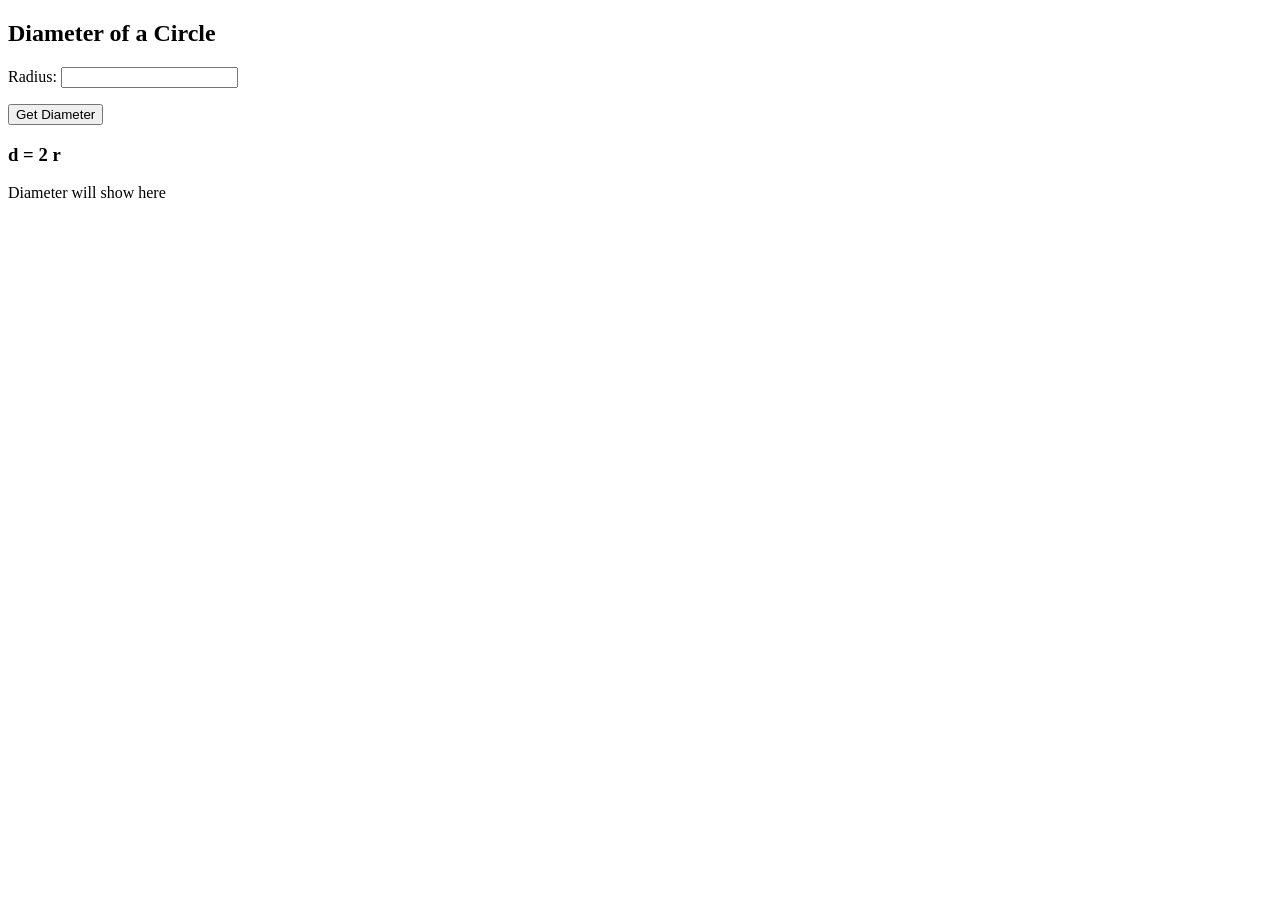
<file: calculator.html>
<!DOCTYPE html>
<html>
<head>
  <title>Diameter Formulas</title>
<script>

  function DiameterCircle(){

    let radius = document.getElementById("radiusInput").value;
    let diameter = 2 * radius;
    document.getElementById("demo").innerHTML = "Diameter:" + diameter;
  }
</script>
</head>
<body>
  <h2>Diameter of a Circle</h2>
  <p>Radius: <input type="text" id = "radiusInput"></p>
  <button type="button" onclick="DiameterCircle()"> Get Diameter</button>

  <h3>d = 2 r</h3>
  <p id="demo"> Diameter will show here</p>
</body>
</html>
</file>
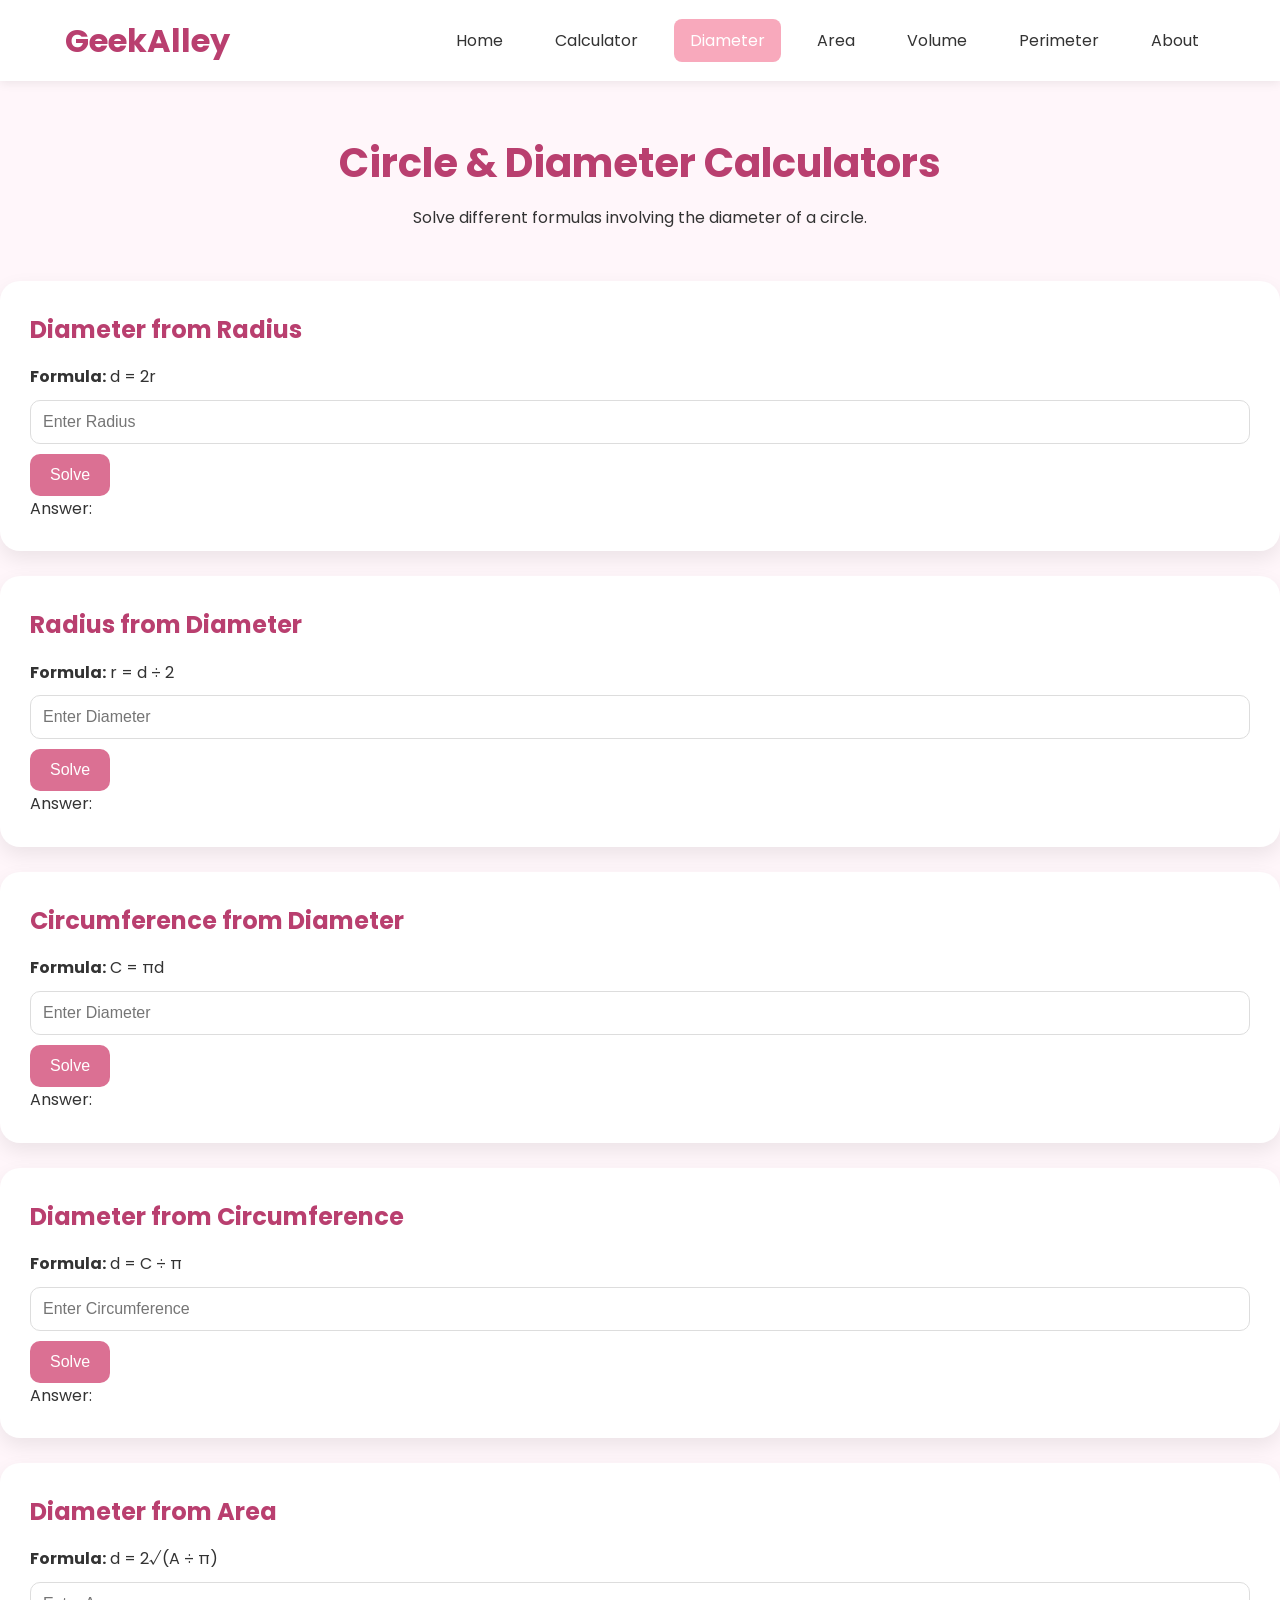
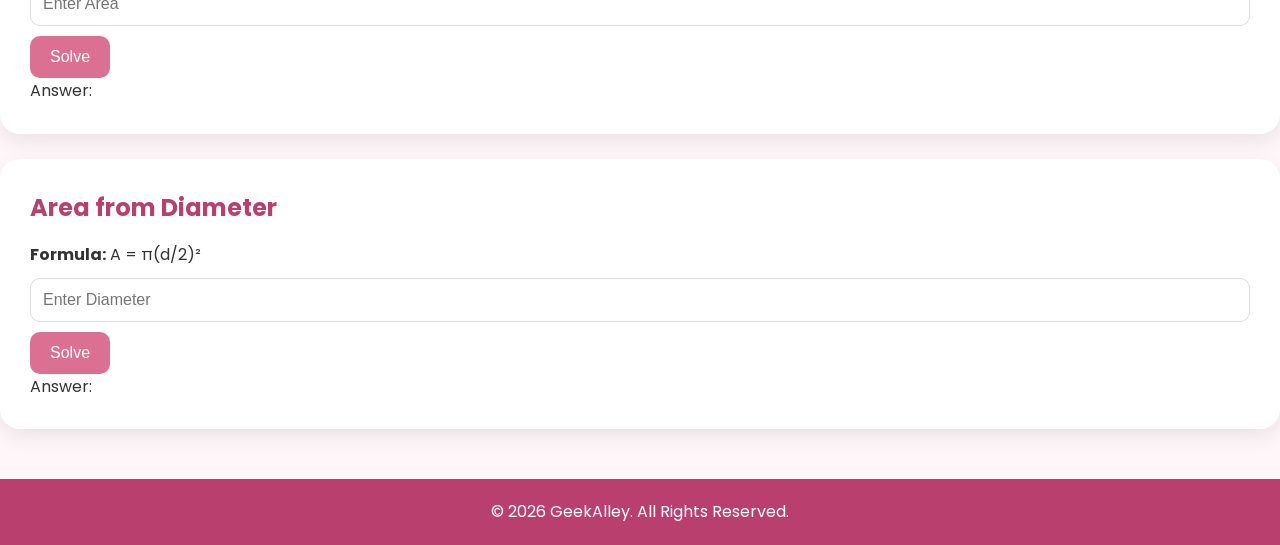
<file: diameter.html>
<!DOCTYPE html>
<html lang="en">
<head>
    <meta charset="UTF-8">
    <meta name="viewport" content="width=device-width, initial-scale=1.0">
    <title>GeekAlley | Diameter</title>

    <link rel="stylesheet" href="style.css">
</head>
<body>

<header>
    <nav class="navbar">

        <div class="logo">
            GeekAlley
        </div>

        <ul class="nav-links">
            <li><a href="index.html">Home</a></li>
            <li><a href="calculator.html">Calculator</a></li>
            <li><a href="diameter.html" class="active">Diameter</a></li>
            <li><a href="area.html">Area</a></li>
            <li><a href="volume.html">Volume</a></li>
            <li><a href="perimeter.html">Perimeter</a></li>
            <li><a href="about.html">About</a></li>
        </ul>

    </nav>
</header>

<section class="page-title">

    <h1>Circle & Diameter Calculators</h1>

    <p>
        Solve different formulas involving the diameter of a circle.
    </p>

</section>

<div class="calculator-grid">

    <!-- Diameter from Radius -->
    <div class="card">

        <h2>Diameter from Radius</h2>

        <p><strong>Formula:</strong> d = 2r</p>

        <input
            type="number"
            id="radiusDiameter"
            placeholder="Enter Radius">

        <button onclick="diameterFromRadius()">
            Solve
        </button>

        <p id="diameterRadiusResult">Answer:</p>

    </div>

    <!-- Radius from Diameter -->
    <div class="card">

        <h2>Radius from Diameter</h2>

        <p><strong>Formula:</strong> r = d ÷ 2</p>

        <input
            type="number"
            id="diameterRadius"
            placeholder="Enter Diameter">

        <button onclick="radiusFromDiameter()">
            Solve
        </button>

        <p id="radiusResult">Answer:</p>

    </div>

    <!-- Circumference from Diameter -->
    <div class="card">

        <h2>Circumference from Diameter</h2>

        <p><strong>Formula:</strong> C = πd</p>

        <input
            type="number"
            id="circleDiameter"
            placeholder="Enter Diameter">

        <button onclick="circumferenceFromDiameter()">
            Solve
        </button>

        <p id="circumferenceResult">Answer:</p>

    </div>

    <!-- Diameter from Circumference -->
    <div class="card">

        <h2>Diameter from Circumference</h2>

        <p><strong>Formula:</strong> d = C ÷ π</p>

        <input
            type="number"
            id="circleCircumference"
            placeholder="Enter Circumference">

        <button onclick="diameterFromCircumference()">
            Solve
        </button>

        <p id="diameterCircResult">Answer:</p>

    </div>

    <!-- Diameter from Area -->
    <div class="card">

        <h2>Diameter from Area</h2>

        <p><strong>Formula:</strong> d = 2√(A ÷ π)</p>

        <input
            type="number"
            id="circleArea"
            placeholder="Enter Area">

        <button onclick="diameterFromArea()">
            Solve
        </button>

        <p id="diameterAreaResult">Answer:</p>

    </div>

    <!-- Area from Diameter -->
    <div class="card">

        <h2>Area from Diameter</h2>

        <p><strong>Formula:</strong> A = π(d/2)²</p>

        <input
            type="number"
            id="diameterArea"
            placeholder="Enter Diameter">

        <button onclick="areaFromDiameter()">
            Solve
        </button>

        <p id="areaDiameterResult">Answer:</p>

    </div>

</div>

<footer>

    <p>
        &copy; 2026 GeekAlley. All Rights Reserved.
    </p>

</footer>

<script src="script.js"></script>

</body>
</html>
</file>
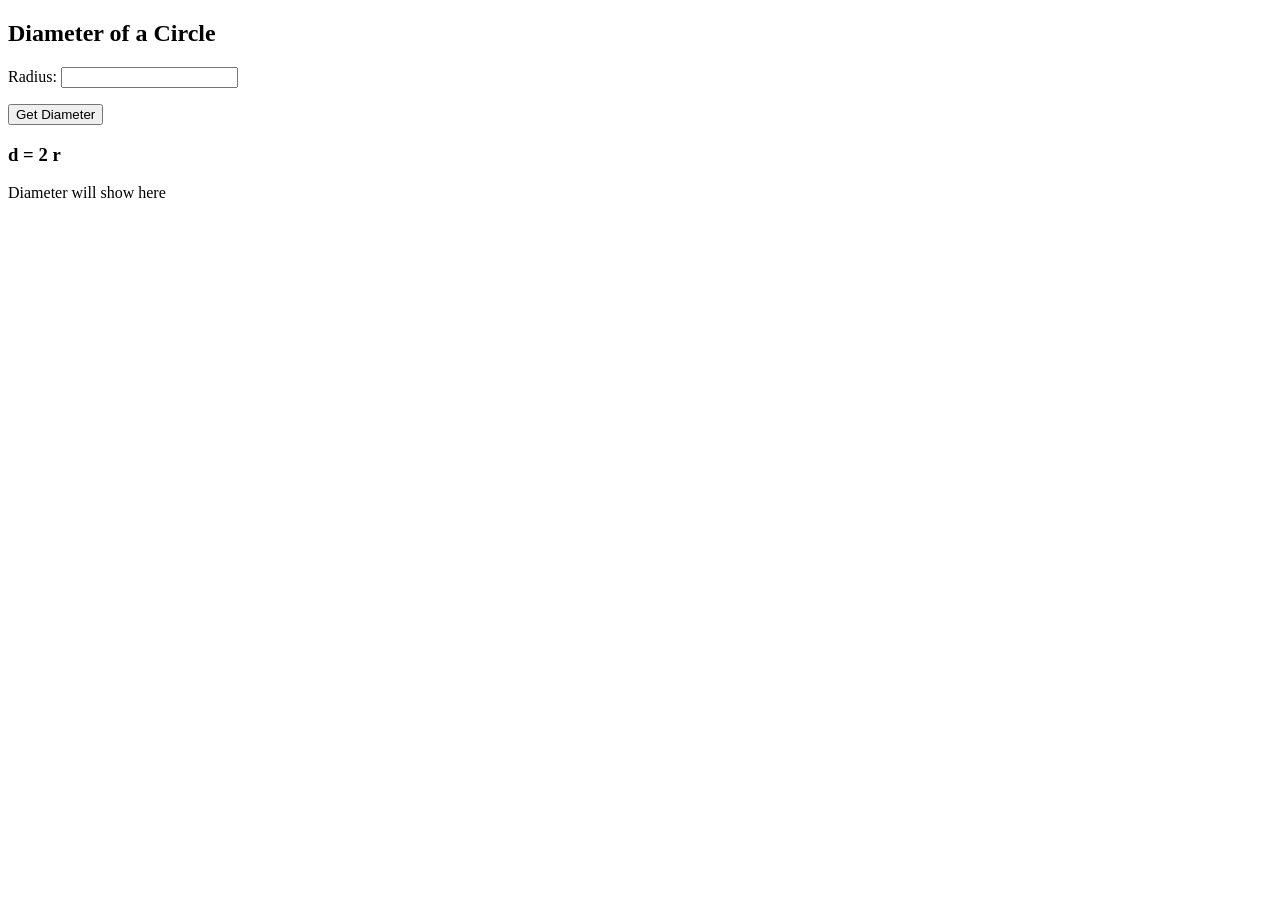
<file: diametercircle.html>
<!DOCTYPE html>
<html>
<head>
  <title>Diameter Formulas</title>
<script>

  function DiameterCircle(){

    let radius = document.getElementById("radiusInput").value;
    let diameter = 2 * radius;
    document.getElementById("demo").innerHTML = "Diameter:" + diameter;
  }
</script>
</head>
<body>
  <h2>Diameter of a Circle</h2>
  <p>Radius: <input type="text" id = "radiusInput"></p>
  <button type="button" onclick="DiameterCircle()"> Get Diameter</button>

  <h3>d = 2 r</h3>
  <p id="demo"> Diameter will show here</p>
</body>
</html>
</file>
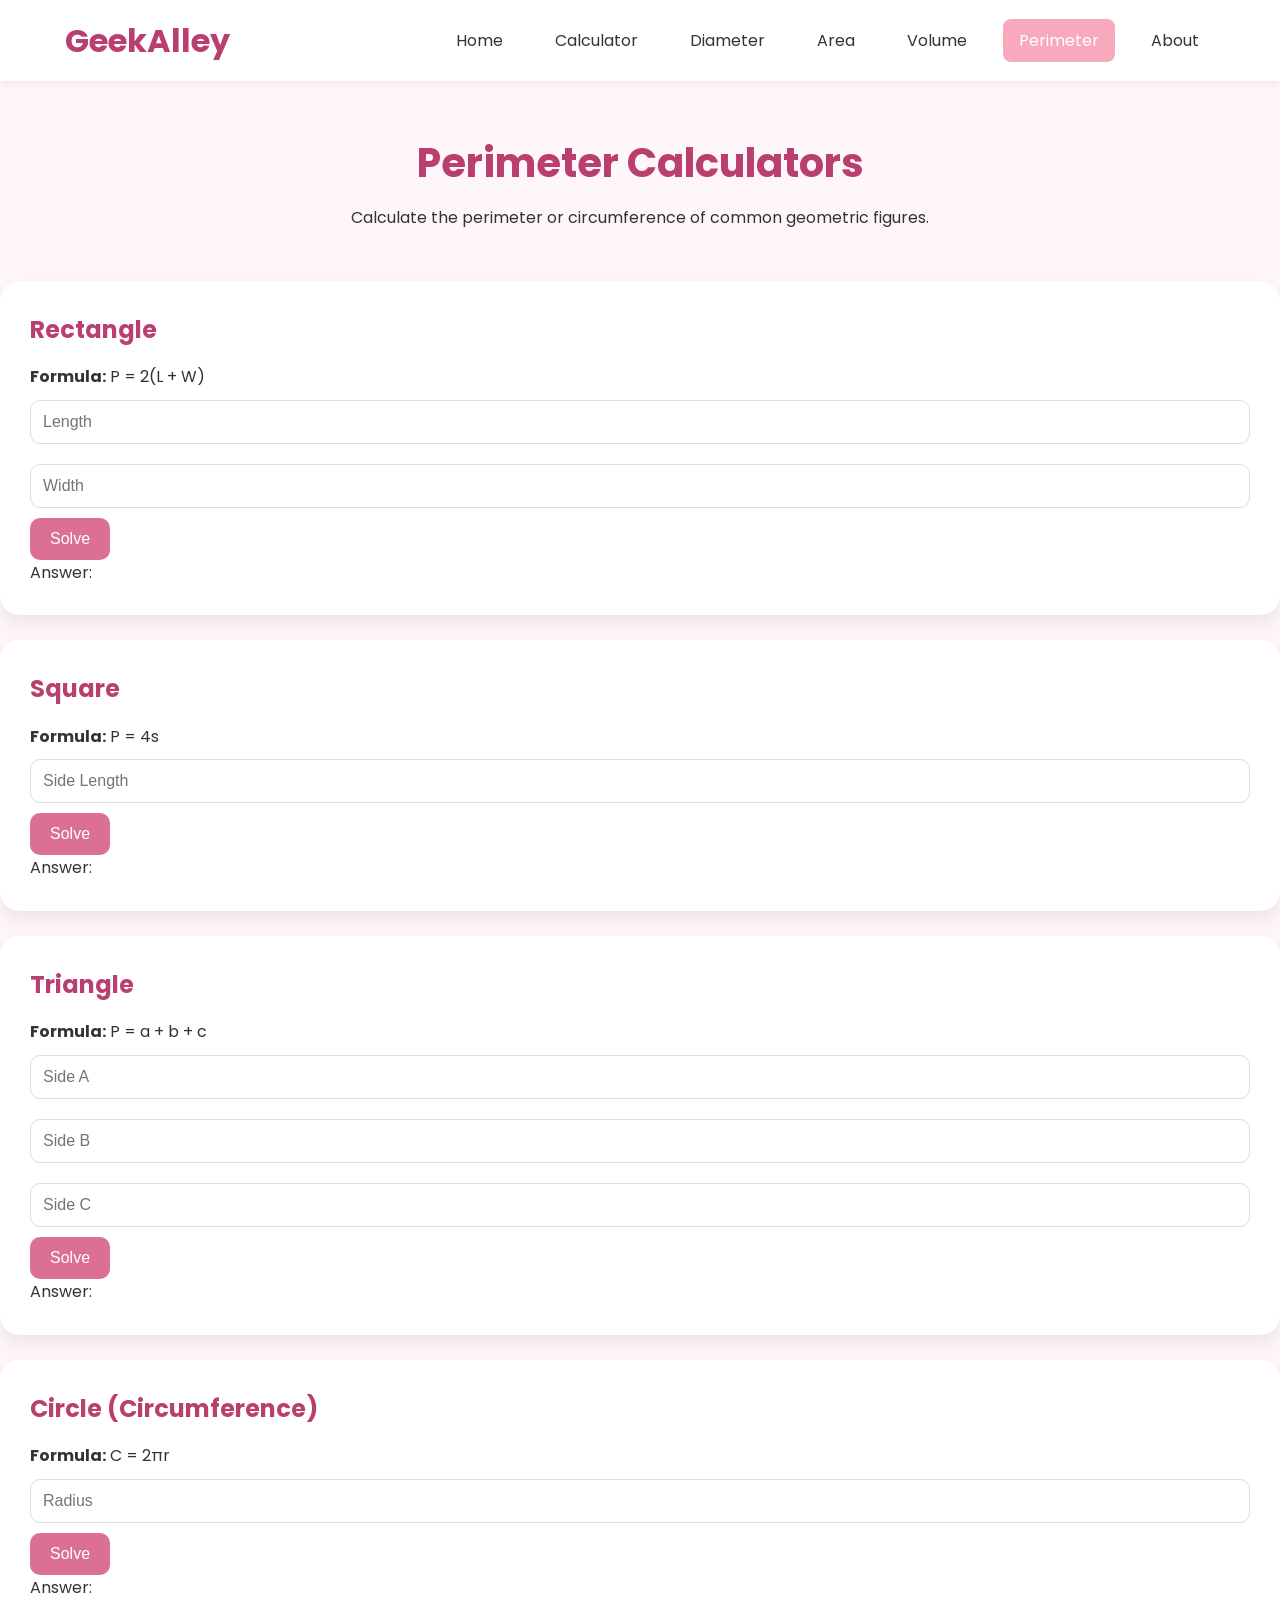
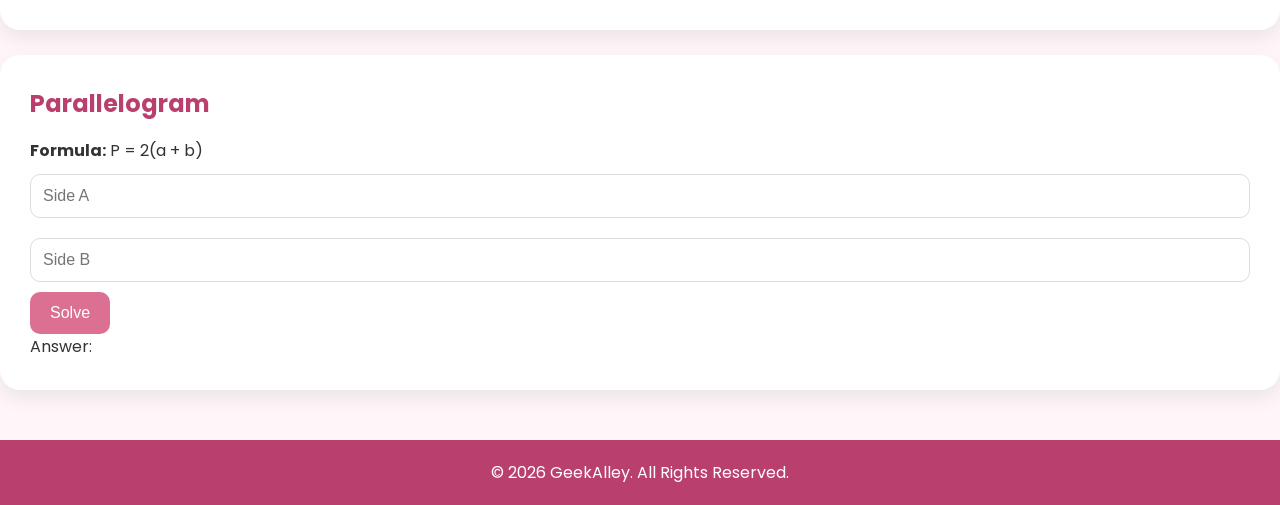
<file: perimeter.html>
<!DOCTYPE html>
<html lang="en">
<head>
    <meta charset="UTF-8">
    <meta name="viewport" content="width=device-width, initial-scale=1.0">
    <title>GeekAlley | Perimeter</title>

    <link rel="stylesheet" href="style.css">
</head>
<body>

<header>

    <nav class="navbar">

        <div class="logo">
            GeekAlley
        </div>

        <ul class="nav-links">
            <li><a href="index.html">Home</a></li>
            <li><a href="calculator.html">Calculator</a></li>
            <li><a href="diameter.html">Diameter</a></li>
            <li><a href="area.html">Area</a></li>
            <li><a href="volume.html">Volume</a></li>
            <li><a href="perimeter.html" class="active">Perimeter</a></li>
            <li><a href="about.html">About</a></li>
        </ul>

    </nav>

</header>

<section class="page-title">

    <h1>Perimeter Calculators</h1>

    <p>
        Calculate the perimeter or circumference of common geometric figures.
    </p>

</section>

<div class="calculator-grid">

    <!-- Rectangle -->

    <div class="card">

        <h2>Rectangle</h2>

        <p><strong>Formula:</strong> P = 2(L + W)</p>

        <input
            type="number"
            id="perRectLength"
            placeholder="Length">

        <input
            type="number"
            id="perRectWidth"
            placeholder="Width">

        <button onclick="rectanglePerimeter()">
            Solve
        </button>

        <p id="rectanglePerimeterResult">Answer:</p>

    </div>

    <!-- Square -->

    <div class="card">

        <h2>Square</h2>

        <p><strong>Formula:</strong> P = 4s</p>

        <input
            type="number"
            id="perSquareSide"
            placeholder="Side Length">

        <button onclick="squarePerimeter()">
            Solve
        </button>

        <p id="squarePerimeterResult">Answer:</p>

    </div>

    <!-- Triangle -->

    <div class="card">

        <h2>Triangle</h2>

        <p><strong>Formula:</strong> P = a + b + c</p>

        <input
            type="number"
            id="triSide1"
            placeholder="Side A">

        <input
            type="number"
            id="triSide2"
            placeholder="Side B">

        <input
            type="number"
            id="triSide3"
            placeholder="Side C">

        <button onclick="trianglePerimeter()">
            Solve
        </button>

        <p id="trianglePerimeterResult">Answer:</p>

    </div>

    <!-- Circle -->

    <div class="card">

        <h2>Circle (Circumference)</h2>

        <p><strong>Formula:</strong> C = 2πr</p>

        <input
            type="number"
            id="circleRadiusPerimeter"
            placeholder="Radius">

        <button onclick="circleCircumference()">
            Solve
        </button>

        <p id="circlePerimeterResult">Answer:</p>

    </div>

    <!-- Parallelogram -->

    <div class="card">

        <h2>Parallelogram</h2>

        <p><strong>Formula:</strong> P = 2(a + b)</p>

        <input
            type="number"
            id="paraSideA"
            placeholder="Side A">

        <input
            type="number"
            id="paraSideB"
            placeholder="Side B">

        <button onclick="parallelogramPerimeter()">
            Solve
        </button>

        <p id="parallelogramPerimeterResult">Answer:</p>

    </div>

</div>

<footer>

    <p>
        &copy; 2026 GeekAlley. All Rights Reserved.
    </p>

</footer>

<script src="script.js"></script>

</body>
</html>
</file>
<file: style.css>
@import url('https://fonts.googleapis.com/css2?family=Poppins:wght@300;400;500;600;700&display=swap');

:root{

--primary:#f8a9bc;
--secondary:#db7093;
--dark:#b93f6f;
--light:#fff8fb;
--white:#ffffff;
--text:#333;
--shadow:0 8px 20px rgba(0,0,0,.08);

}

*{
margin:0;
padding:0;
box-sizing:border-box;
}

html{
scroll-behavior:smooth;
}

body{

font-family:"Poppins",sans-serif;
background:#fff6fa;
color:var(--text);
line-height:1.6;

}

img{
max-width:100%;
display:block;
}

a{
text-decoration:none;
color:inherit;
}

/* ===============================
HEADER
================================== */

header{

position:sticky;
top:0;
z-index:999;
background:white;
box-shadow:0 2px 10px rgba(0,0,0,.08);

}

.navbar{

max-width:1200px;
margin:auto;

display:flex;
justify-content:space-between;
align-items:center;

padding:15px 25px;

position:relative;

}

.logo{

font-size:2rem;
font-weight:700;
color:var(--dark);

}

.nav-links{

display:flex;
list-style:none;
gap:20px;

}

.nav-links li a{

padding:10px 16px;
border-radius:8px;
transition:.3s;

}

.nav-links li a:hover,
.nav-links .active{

background:var(--primary);
color:white;

}

.hamburger{

display:none;

font-size:30px;
background:none;
border:none;
cursor:pointer;
color:var(--dark);

}

/* ===============================
HERO
================================== */

.hero-intro{

padding:80px 20px;

}

.hero-content{

max-width:1000px;
margin:auto;

background:white;

padding:60px 40px;

border-radius:20px;

box-shadow:var(--shadow);

text-align:center;

}

.hero-content h1{

font-size:3rem;
color:var(--dark);

margin-bottom:20px;

}

.hero-content p{

font-size:1.1rem;

margin-bottom:30px;

color:#555;

}

.hero-buttons{

display:flex;
justify-content:center;
gap:15px;
flex-wrap:wrap;

}

.btn,
.btn-outline{

padding:14px 28px;

border-radius:10px;

font-weight:600;

transition:.3s;

}

.btn{

background:var(--secondary);
color:white;

}

.btn:hover{

background:var(--dark);

}

.btn-outline{

border:2px solid var(--secondary);

color:var(--secondary);

}

.btn-outline:hover{

background:var(--secondary);
color:white;

}

/* ===============================
PAGE TITLE
================================== */

.page-title{

text-align:center;

padding:50px 20px;

}

.page-title h1{

font-size:2.5rem;

color:var(--dark);

}

.page-title p{

margin-top:10px;

}

/* ===============================
ABOUT
================================== */

.about-container{

max-width:1200px;

margin:auto;

padding:20px;

display:flex;

gap:30px;

align-items:flex-start;

}

.profile-card{

flex:1;

background:white;

padding:30px;

border-radius:20px;

box-shadow:var(--shadow);

text-align:center;

}

.profile-img{

width:180px;

height:180px;

border-radius:50%;

object-fit:cover;

margin:auto;

margin-bottom:20px;

border:5px solid var(--primary);

}

.about-content{

flex:2;

display:flex;

flex-direction:column;

gap:25px;

}

.card{

background:white;

padding:30px;

border-radius:20px;

box-shadow:var(--shadow);

transition:.3s;

}

.card:hover{

transform:translateY(-5px);

}

.card h2{

color:var(--dark);

margin-bottom:15px;

}

.card ul{

padding-left:20px;

}

/* ===============================
FOOTER
================================== */

footer{

margin-top:50px;

background:var(--dark);

color:white;

text-align:center;

padding:20px;

}

/* ===============================
TABLET
================================== */

@media(max-width:992px){

.about-container{

flex-direction:column;

}

.profile-card{

width:100%;

}

.hero-content h1{

font-size:2.5rem;

}

}

/* ===============================
MOBILE
================================== */

@media(max-width:768px){

.hamburger{

display:block;

}

.nav-links{

display:none;

flex-direction:column;

position:absolute;

top:70px;

left:0;

width:100%;

background:white;

box-shadow:0 10px 20px rgba(0,0,0,.1);

padding:20px;

}

.nav-links.show{

display:flex;

}

.nav-links li{

text-align:center;

margin:10px 0;

}

.hero-content{

padding:40px 25px;

}

.hero-content h1{

font-size:2rem;

}

.hero-buttons{

flex-direction:column;

}

.btn,
.btn-outline{

width:100%;

}

.page-title h1{

font-size:2rem;

}

.profile-img{

width:140px;
height:140px;

}

}

/* ===============================
SMALL PHONES
================================== */

@media(max-width:480px){

.logo{

font-size:1.6rem;

}

.hero-content{

padding:30px 20px;

}

.hero-content h1{

font-size:1.7rem;

}

}
/* ===============================
CALCULATOR IMPROVEMENTS
================================== */

.calculator-container{
    max-width:900px;
    margin:40px auto;
    padding:20px;
}

.card{
    margin-bottom:25px;
}

.card input,
.card select{
    width:100%;
    padding:12px;
    margin:10px 0;
    border:1px solid #ddd;
    border-radius:10px;
    font-size:16px;
    transition:.3s;
}

.card input:focus,
.card select:focus{
    outline:none;
    border-color:#db7093;
    box-shadow:0 0 8px rgba(219,112,147,.35);
}

.card button,
button{

    background:#db7093;
    color:#fff;

    border:none;

    padding:12px 20px;

    border-radius:10px;

    font-size:16px;

    cursor:pointer;

    transition:.3s;

}

.card button:hover,
button:hover{

    background:#b93f6f;

    transform:translateY(-2px);

}

.card button:active,
button:active{

    transform:scale(.98);

}

.result{

    margin-top:15px;

    padding:12px;

    background:#fff0f5;

    border-left:5px solid #db7093;

    border-radius:8px;

    font-weight:600;

    color:#b93f6f;

}

/* ===============================
BETTER MOBILE RESPONSIVENESS
================================== */

@media(max-width:768px){

    .navbar{
        padding:15px;
    }

    .hero-content{
        padding:30px 20px;
    }

    .about-container{
        padding:15px;
    }

    .card{
        padding:20px;
    }

    .calculator-container{
        padding:15px;
    }

}
</file>
